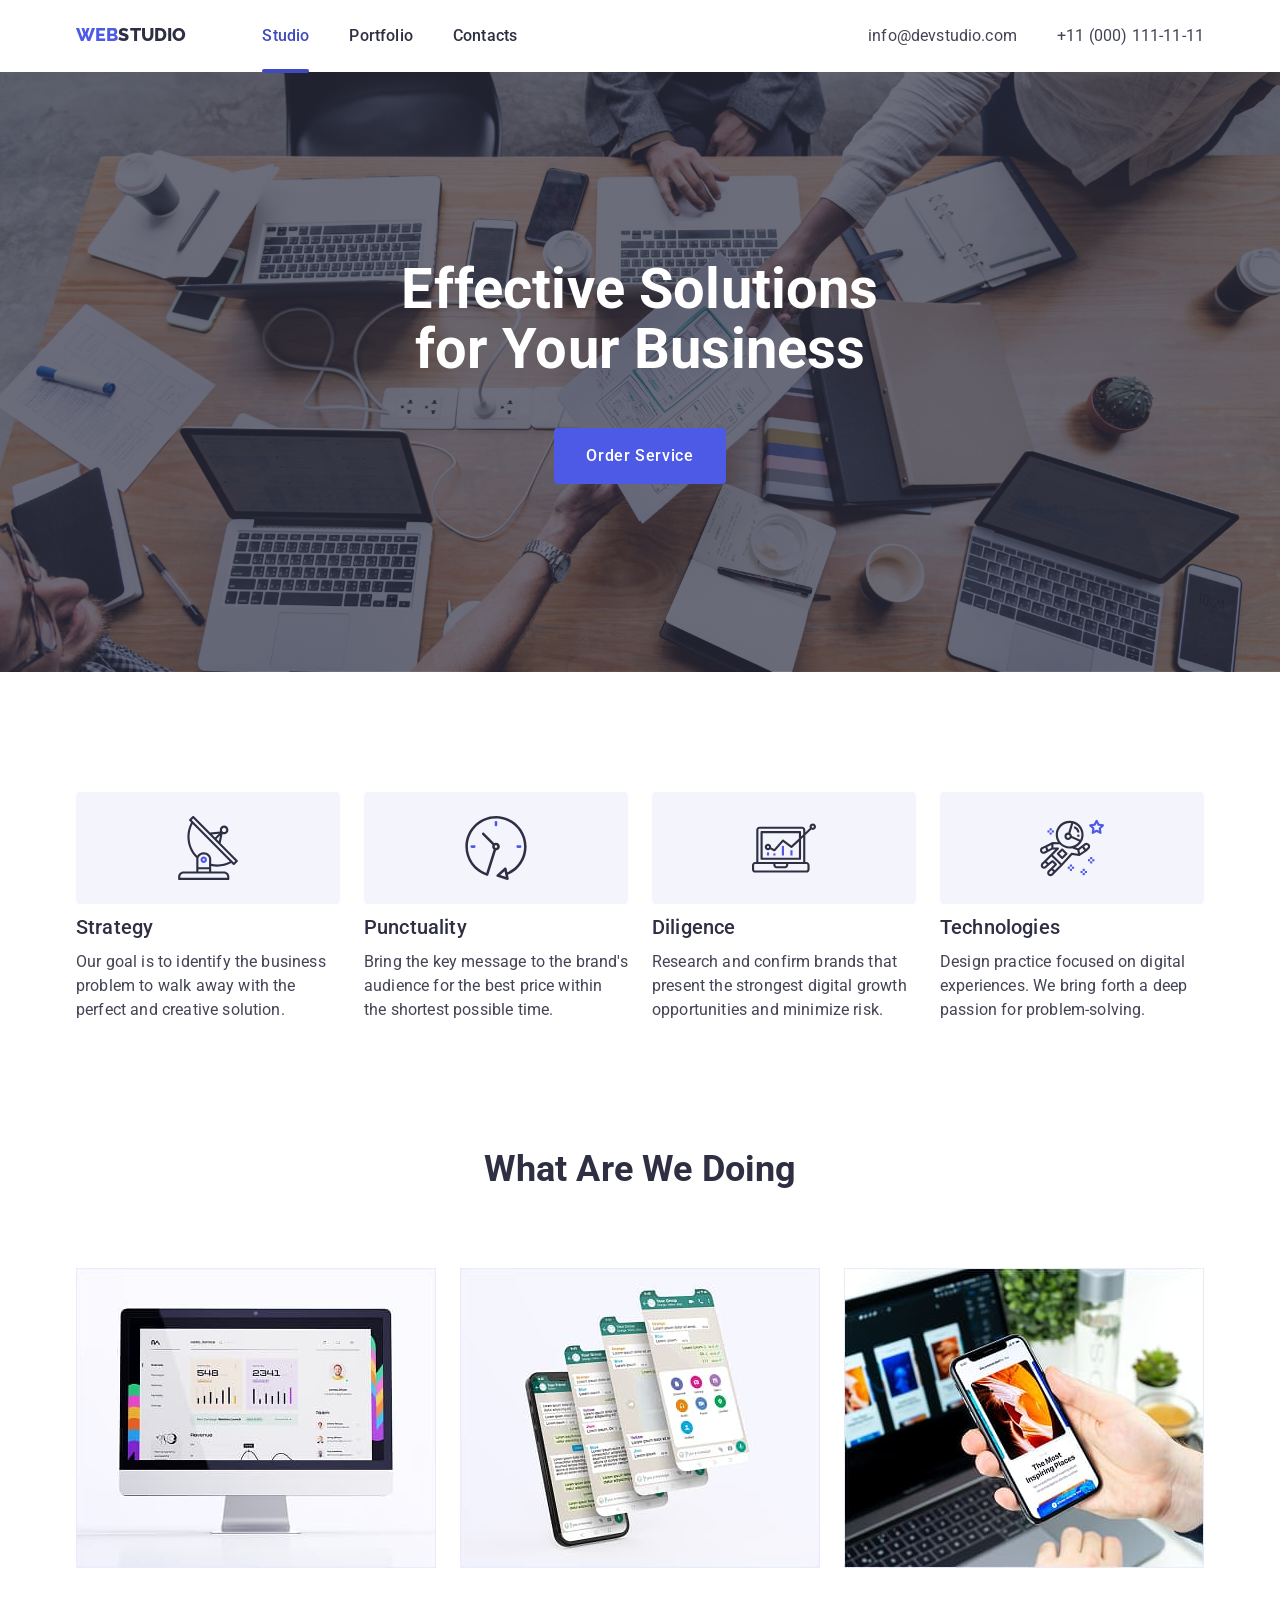
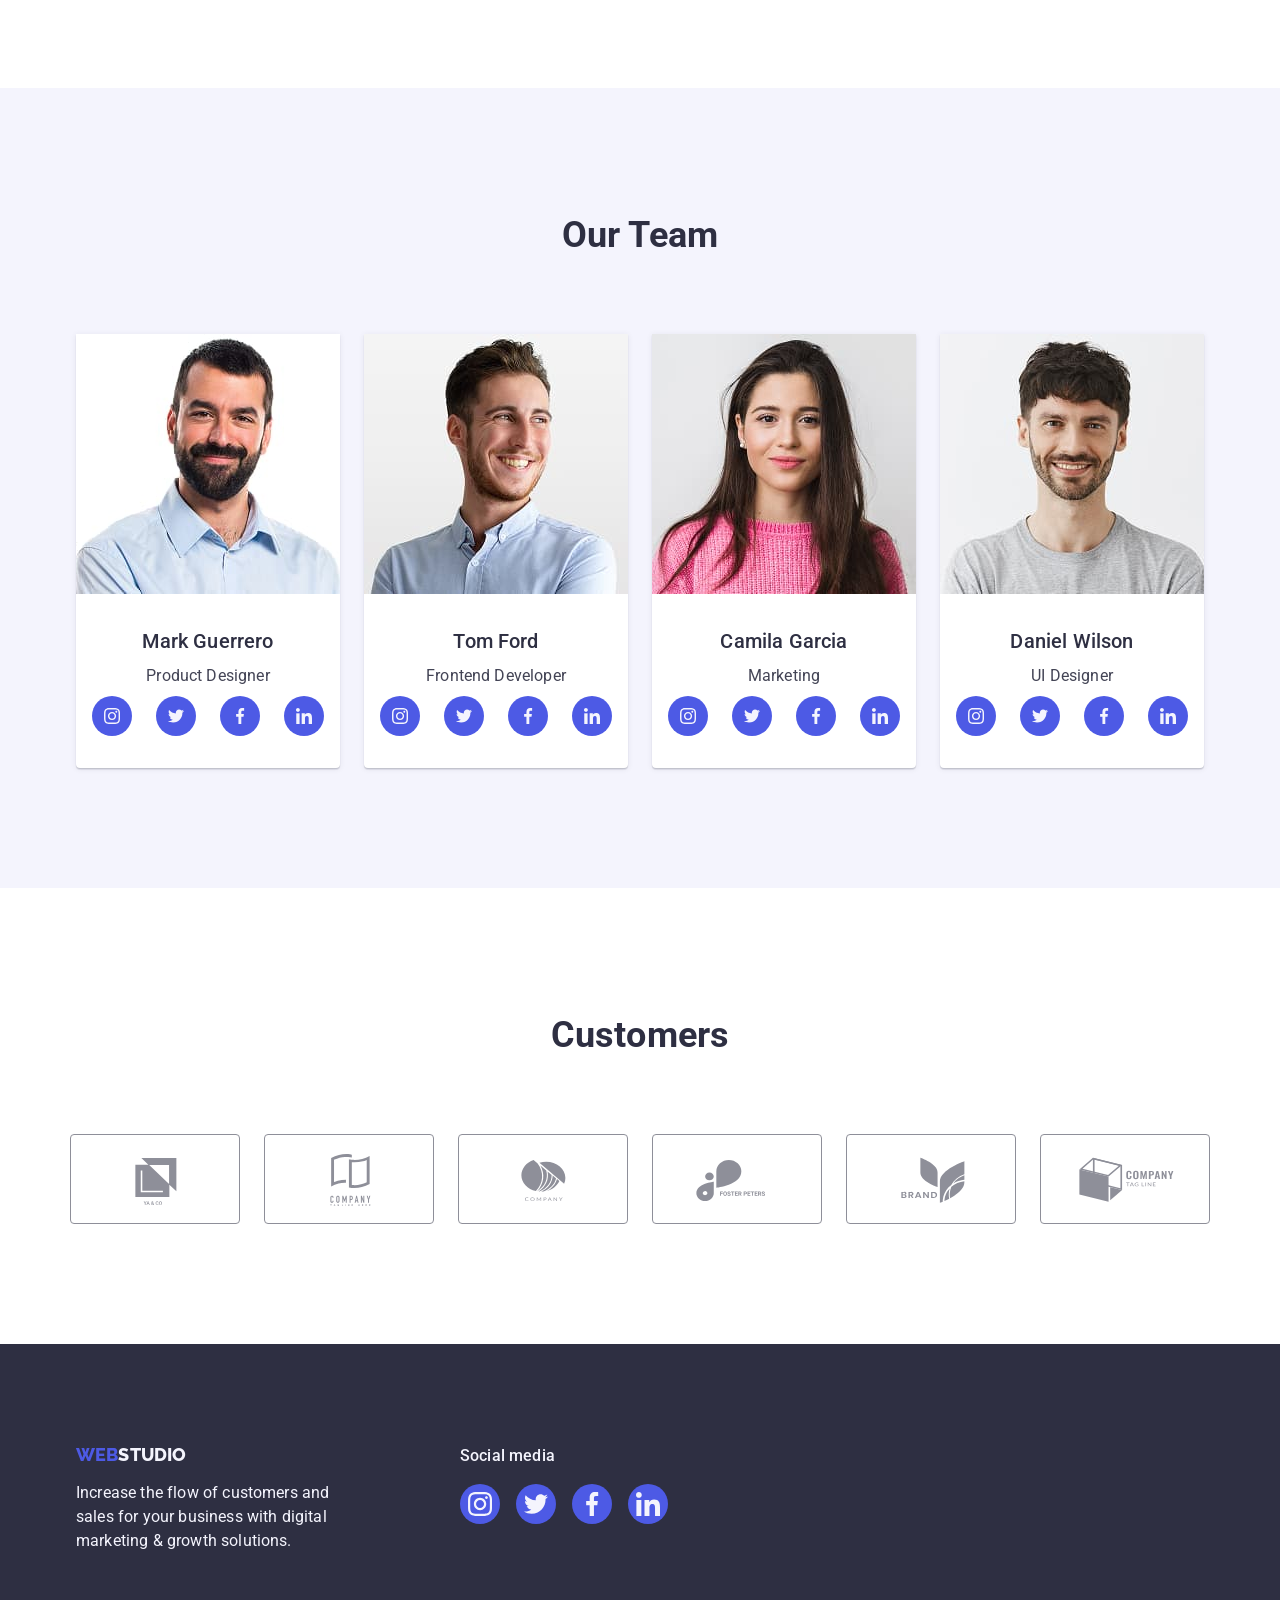
<file: index.html>
<!doctype html>
<html lang="en">
  <head>
    <meta charset="UTF-8" />
    <meta name="viewport" content="width=device-width, initial-scale=1.0" />
    <link rel="preconnect" href="https://fonts.googleapis.com" />
    <link rel="preconnect" href="https://fonts.gstatic.com" crossorigin />
    <link
      href="https://fonts.googleapis.com/css2?family=Raleway:ital,wght@0,100..900;1,100..900&family=Roboto:ital,wght@0,100..900;1,100..900&display=swap"
      rel="stylesheet"
    />
    <link
      rel="stylesheet"
      href="https://cdnjs.cloudflare.com/ajax/libs/modern-normalize/3.0.1/modern-normalize.min.css"
      integrity="sha512-q6WgHqiHlKyOqslT/lgBgodhd03Wp4BEqKeW6nNtlOY4quzyG3VoQKFrieaCeSnuVseNKRGpGeDU3qPmabCANg=="
      crossorigin="anonymous"
      referrerpolicy="no-referrer"
    />
    <link rel="stylesheet" href="css/style.css" />
    <title>WebStudio</title>
  </head>
  <body>
    <!-- Header -->
    <header>
      <div class="header-container container">
        <!-- Navigation -->
        <nav class="navigation">
          <!-- Logo -->
          <a href="./index.html" class="logo logo-header"
            ><span class="logo-accent">Web</span>Studio</a
          >
          <ul class="navigation-list">
            <li class="navigation-item">
              <a href="index.html" class="navigation-link active-link"
                >Studio</a
              >
            </li>
            <li class="navigation-item">
              <a href="portfolio.html" class="navigation-link">Portfolio</a>
            </li>
            <li class="navigation-item">
              <a href="#" class="navigation-link">Contacts</a>
            </li>
          </ul>
        </nav>
        <!-- Contacts -->
        <address class="contacts">
          <ul class="contacts-list">
            <li class="contacts-item">
              <a href="mailto:info@devstudio.com" class="contacts-link"
                >info@devstudio.com</a
              >
            </li>
            <li class="contacts-item">
              <a href="tel:+110001111111" class="contacts-link"
                >+11 (000) 111-11-11</a
              >
            </li>
          </ul>
        </address>
      </div>
    </header>

    <!-- Main -->
    <main>
      <!-- Hero section -->
      <section class="hero-section">
        <div class="container">
          <h1 class="hero-title">Effective Solutions for Your Business</h1>
          <button
            data-modal-open
            type="button"
            class="primary-button hero-button"
          >
            Order Service
          </button>
        </div>
      </section>

      <!-- Advantages section -->
      <section class="primary-section">
        <div class="container">
          <h2 class="visually-hidden">Advantages</h2>
          <ul class="advantages-list">
            <li class="advantages-item">
              <div class="icon-item">
                <svg class="advantages-icon" width="64" height="64">
                  <use href="./images/icons/icons.svg#icon-antenna"></use>
                </svg>
              </div>
              <h3 class="sub-subtitle">Strategy</h3>
              <p class="advantages-text">
                Our goal is to identify the business problem to walk away with
                the perfect and creative solution.
              </p>
            </li>
            <li class="advantages-item">
              <div class="icon-item">
                <svg class="advantages-icon" width="64" height="64">
                  <use href="./images/icons/icons.svg#icon-clock"></use>
                </svg>
              </div>
              <h3 class="sub-subtitle">Punctuality</h3>
              <p class="advantages-text">
                Bring the key message to the brand's audience for the best price
                within the shortest possible time.
              </p>
            </li>
            <li class="advantages-item">
              <div class="icon-item">
                <svg class="advantages-icon" width="64" height="64">
                  <use href="./images/icons/icons.svg#icon-diagram"></use>
                </svg>
              </div>
              <h3 class="sub-subtitle">Diligence</h3>
              <p class="advantages-text">
                Research and confirm brands that present the strongest digital
                growth opportunities and minimize risk.
              </p>
            </li>
            <li class="advantages-item">
              <div class="icon-item">
                <svg class="advantages-icon" width="64" height="64">
                  <use href="./images/icons/icons.svg#icon-astronaut"></use>
                </svg>
              </div>
              <h3 class="sub-subtitle">Technologies</h3>
              <p class="advantages-text">
                Design practice focused on digital experiences. We bring forth a
                deep passion for problem-solving.
              </p>
            </li>
          </ul>
        </div>
      </section>

      <!-- What are we doing sections -->
      <section class="what-we-do-section">
        <div class="container">
          <h2 class="subtitle">What are we doing</h2>
          <ul class="what-we-do-list">
            <li>
              <img
                src="images/todo/computer.jpg"
                alt="Computer site"
                class="what-we-do-images"
              />
            </li>
            <li>
              <img
                src="images/todo/mobile.jpg"
                alt="Mobile Applications"
                class="what-we-do-images"
              />
            </li>
            <li>
              <img
                src="images/todo/responsive.jpg"
                alt="Responsive Applications"
                class="what-we-do-images"
              />
            </li>
          </ul>
        </div>
      </section>

      <!-- Team sections -->
      <section class="primary-section team-section">
        <div class="container">
          <!-- Subtite -->
          <h2 class="subtitle">Our Team</h2>
          <ul class="team-list">
            <li class="team-item">
              <img
                src="images/team/product-designer.jpg"
                alt="Mark Guerrero"
                class="team-images"
              />
              <div class="team-info">
                <h3 class="sub-subtitle">Mark Guerrero</h3>
                <p class="team-text">Product Designer</p>
                <ul class="team-social-list">
                  <li class="team-social-item">
                    <a href="#" class="social-link">
                      <svg class="team-icon" width="16" height="16">
                        <use
                          href="./images/icons/icons.svg#icon-instagram"
                        ></use>
                      </svg>
                    </a>
                  </li>
                  <li class="team-social-item">
                    <a href="#" class="social-link">
                      <svg class="team-icon" width="16" height="16">
                        <use href="./images/icons/icons.svg#icon-twitter"></use>
                      </svg>
                    </a>
                  </li>
                  <li class="team-social-item">
                    <a href="#" class="social-link">
                      <svg class="team-icon" width="16" height="16">
                        <use
                          href="./images/icons/icons.svg#icon-facebook"
                        ></use>
                      </svg>
                    </a>
                  </li>
                  <li class="team-social-item">
                    <a href="#" class="social-link">
                      <svg class="team-icon" width="16" height="16">
                        <use
                          href="./images/icons/icons.svg#icon-linkedin"
                        ></use>
                      </svg>
                    </a>
                  </li>
                </ul>
              </div>
            </li>
            <li class="team-item">
              <img
                src="images/team/frontend-developer.jpg"
                alt="Tom Ford"
                class="team-images"
              />
              <div class="team-info">
                <h3 class="sub-subtitle">Tom Ford</h3>
                <p class="team-text">Frontend Developer</p>
                <ul class="team-social-list">
                  <li class="team-social-item">
                    <a href="#" class="social-link">
                      <svg class="team-icon" width="16" height="16">
                        <use
                          href="./images/icons/icons.svg#icon-instagram"
                        ></use>
                      </svg>
                    </a>
                  </li>
                  <li class="team-social-item">
                    <a href="#" class="social-link">
                      <svg class="team-icon" width="16" height="16">
                        <use href="./images/icons/icons.svg#icon-twitter"></use>
                      </svg>
                    </a>
                  </li>
                  <li class="team-social-item">
                    <a href="#" class="social-link">
                      <svg class="team-icon" width="16" height="16">
                        <use
                          href="./images/icons/icons.svg#icon-facebook"
                        ></use>
                      </svg>
                    </a>
                  </li>
                  <li class="team-social-item">
                    <a href="#" class="social-link">
                      <svg class="team-icon" width="16" height="16">
                        <use
                          href="./images/icons/icons.svg#icon-linkedin"
                        ></use>
                      </svg>
                    </a>
                  </li>
                </ul>
              </div>
            </li>
            <li class="team-item">
              <img
                src="images/team/marketing.jpg"
                alt="Camila Garcia"
                class="team-images"
              />
              <div class="team-info">
                <h3 class="sub-subtitle">Camila Garcia</h3>
                <p class="team-text">Marketing</p>
                <ul class="team-social-list">
                  <li class="team-social-item">
                    <a href="#" class="social-link">
                      <svg class="team-icon" width="16" height="16">
                        <use
                          href="./images/icons/icons.svg#icon-instagram"
                        ></use>
                      </svg>
                    </a>
                  </li>
                  <li class="team-social-item">
                    <a href="#" class="social-link">
                      <svg class="team-icon" width="16" height="16">
                        <use href="./images/icons/icons.svg#icon-twitter"></use>
                      </svg>
                    </a>
                  </li>
                  <li class="team-social-item">
                    <a href="#" class="social-link">
                      <svg class="team-icon" width="16" height="16">
                        <use
                          href="./images/icons/icons.svg#icon-facebook"
                        ></use>
                      </svg>
                    </a>
                  </li>
                  <li class="team-social-item">
                    <a href="#" class="social-link">
                      <svg class="team-icon" width="16" height="16">
                        <use
                          href="./images/icons/icons.svg#icon-linkedin"
                        ></use>
                      </svg>
                    </a>
                  </li>
                </ul>
              </div>
            </li>
            <li class="team-item">
              <img
                src="images/team/ui-designer.jpg"
                alt="Daniel Wilson"
                class="team-images"
              />
              <div class="team-info">
                <h3 class="sub-subtitle">Daniel Wilson</h3>
                <p class="team-text">UI Designer</p>
                <ul class="team-social-list">
                  <li class="team-social-item">
                    <a href="#" class="social-link">
                      <svg class="team-icon" width="16" height="16">
                        <use
                          href="./images/icons/icons.svg#icon-instagram"
                        ></use>
                      </svg>
                    </a>
                  </li>
                  <li class="team-social-item">
                    <a href="#" class="social-link">
                      <svg class="team-icon" width="16" height="16">
                        <use href="./images/icons/icons.svg#icon-twitter"></use>
                      </svg>
                    </a>
                  </li>
                  <li class="team-social-item">
                    <a href="#" class="social-link">
                      <svg class="team-icon" width="16" height="16">
                        <use
                          href="./images/icons/icons.svg#icon-facebook"
                        ></use>
                      </svg>
                    </a>
                  </li>
                  <li class="team-social-item">
                    <a href="#" class="social-link">
                      <svg class="team-icon" width="16" height="16">
                        <use
                          href="./images/icons/icons.svg#icon-linkedin"
                        ></use>
                      </svg>
                    </a>
                  </li>
                </ul>
              </div>
            </li>
          </ul>
        </div>
      </section>
      <section class="primary-section">
        <div class="container">
          <h2 class="subtitle">Customers</h2>
          <ul class="customers-list">
            <li class="customers-item">
              <a href="#" class="customers-link">
                <svg class="customers-icon" width="104" height="56">
                  <use href="./images/icons/icons.svg#icon-logo-1"></use>
                </svg>
              </a>
            </li>
            <li class="customers-item">
              <a href="#" class="customers-link">
                <svg class="customers-icon" width="104" height="56">
                  <use href="./images/icons/icons.svg#icon-logo-2"></use>
                </svg>
              </a>
            </li>
            <li class="customers-item">
              <a href="#" class="customers-link">
                <svg class="customers-icon" width="104" height="56">
                  <use href="./images/icons/icons.svg#icon-logo-3"></use>
                </svg>
              </a>
            </li>
            <li class="customers-item">
              <a href="#" class="customers-link">
                <svg class="customers-icon" width="104" height="56">
                  <use href="./images/icons/icons.svg#icon-logo-4"></use>
                </svg>
              </a>
            </li>
            <li class="customers-item">
              <a href="#" class="customers-link">
                <svg class="customers-icon" width="104" height="56">
                  <use href="./images/icons/icons.svg#icon-logo-5"></use>
                </svg>
              </a>
            </li>
            <li class="customers-item">
              <a href="#" class="customers-link">
                <svg class="customers-icon" width="104" height="56">
                  <use href="./images/icons/icons.svg#icon-logo-6"></use>
                </svg>
              </a>
            </li>
          </ul>
        </div>
      </section>
    </main>
    <!-- Footer -->
    <footer class="footer">
      <div class="container">
        <div class="footer-brand">
          <div class="footer-info">
            <a href="./index.html" class="logo footer-logo"
              ><span class="logo-accent">Web</span>Studio</a
            >
            <p class="footer-text">
              Increase the flow of customers and sales for your business with
              digital marketing & growth solutions.
            </p>
          </div>
          <div class="footer-social">
            <p class="footer-title">Social media</p>
            <ul class="footer-social-list">
              <li>
                <a href="" class="social-link">
                  <svg class="footer-icon" width="24" height="24">
                    <use href="./images/icons/icons.svg#icon-instagram"></use>
                  </svg>
                </a>
              </li>
              <li>
                <a href="" class="social-link">
                  <svg class="footer-icon" width="24" height="24">
                    <use href="./images/icons/icons.svg#icon-twitter"></use>
                  </svg>
                </a>
              </li>
              <li>
                <a href="" class="social-link">
                  <svg class="footer-icon" width="24" height="24">
                    <use href="./images/icons/icons.svg#icon-facebook"></use>
                  </svg>
                </a>
              </li>
              <li>
                <a href="" class="social-link">
                  <svg class="footer-icon" width="24" height="24">
                    <use href="./images/icons/icons.svg#icon-linkedin"></use>
                  </svg>
                </a>
              </li>
            </ul>
          </div>
        </div>
      </div>
    </footer>
    <!-- MODAL WINDOW -->
    <div class="backdrop is-hidden" data-modal>
      <div class="modal-window">
        <button data-modal-close class="modal-close-button">
          <svg class="modal-icon" width="8" height="8">
            <use href="./images/icons/icons.svg#icon-close"></use>
          </svg>
        </button>
      </div>
    </div>
    <script src="./js/modal.js"></script>
  </body>
</html>
</file>
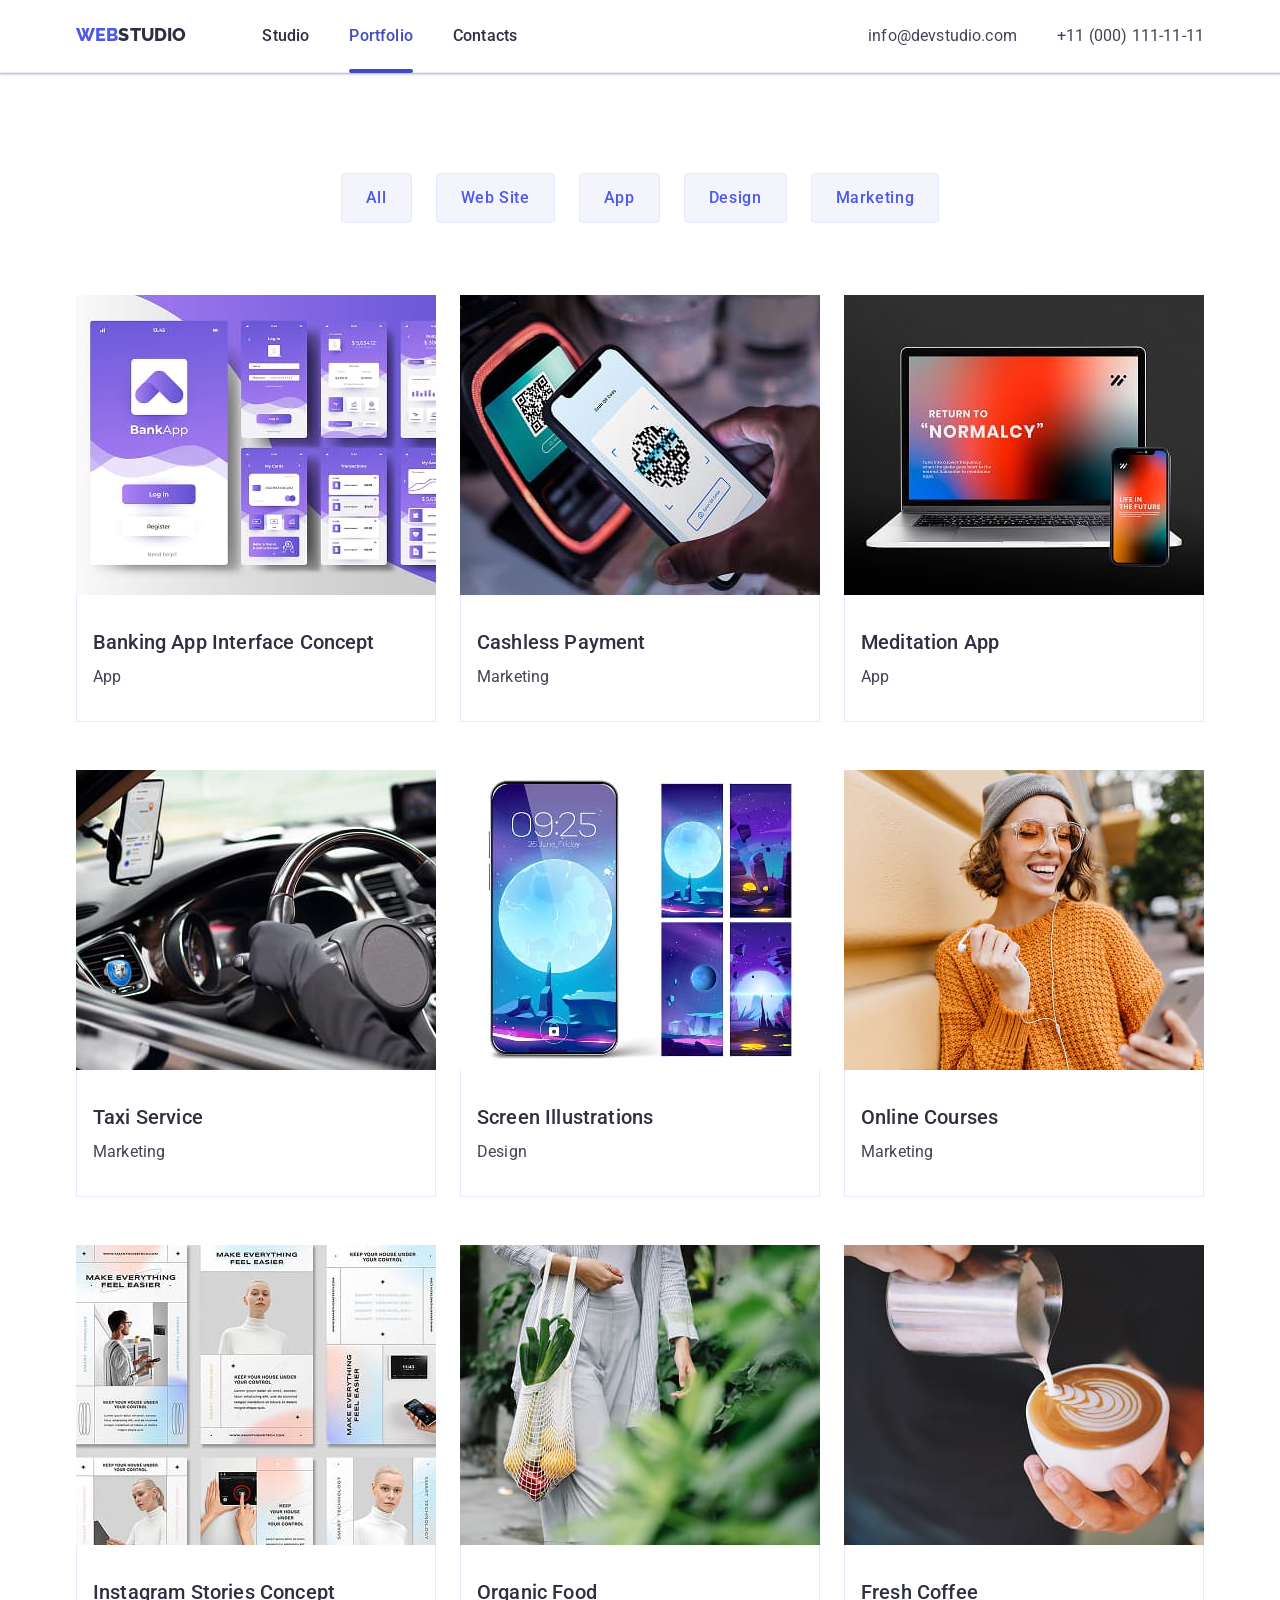
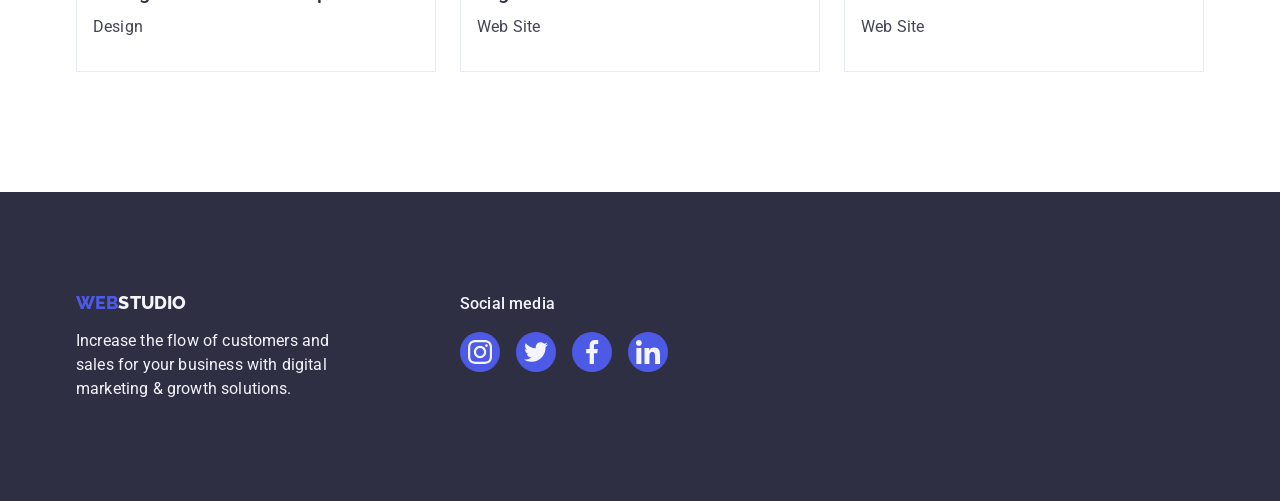
<file: portfolio.html>
<!doctype html>
<html lang="en">
  <head>
    <meta charset="UTF-8" />
    <meta name="viewport" content="width=device-width, initial-scale=1.0" />
    <title>Portfolio</title>
    <link rel="preconnect" href="https://fonts.googleapis.com" />
    <link rel="preconnect" href="https://fonts.gstatic.com" crossorigin />
    <link
      href="https://fonts.googleapis.com/css2?family=Raleway:ital,wght@0,100..900;1,100..900&family=Roboto:ital,wght@0,100..900;1,100..900&display=swap"
      rel="stylesheet"
    />
    <link
      rel="stylesheet"
      href="https://cdnjs.cloudflare.com/ajax/libs/modern-normalize/3.0.1/modern-normalize.min.css"
      integrity="sha512-q6WgHqiHlKyOqslT/lgBgodhd03Wp4BEqKeW6nNtlOY4quzyG3VoQKFrieaCeSnuVseNKRGpGeDU3qPmabCANg=="
      crossorigin="anonymous"
      referrerpolicy="no-referrer"
    />
    <link rel="stylesheet" href="css/style.css" />
  </head>
  <body>
    <!-- Header -->
    <header class="header-portfolio">
      <div class="header-container container">
        <!-- Navigation -->
        <nav class="navigation">
          <!-- Logo -->
          <a href="./index.html" class="logo-header logo"
            ><span class="logo-accent">Web</span>Studio</a
          >
          <ul class="navigation-list">
            <li class="navigation-item">
              <a href="index.html" class="navigation-link">Studio</a>
            </li>
            <li class="navigation-item">
              <a href="portfolio.html" class="navigation-link active-link"
                >Portfolio</a
              >
            </li>
            <li class="navigation-item">
              <a href="#" class="navigation-link">Contacts</a>
            </li>
          </ul>
        </nav>

        <!-- Contacts -->
        <address class="contacts">
          <ul class="contacts-list">
            <li class="contacts-item">
              <a href="mailto:info@devstudio.com" class="contacts-link"
                >info@devstudio.com</a
              >
            </li>
            <li class="contacts-item">
              <a href="tel:+110001111111" class="contacts-link"
                >+11 (000) 111-11-11</a
              >
            </li>
          </ul>
        </address>
      </div>
    </header>
    <main>
      <!-- Filters Section -->
      <section class="filters-section">
        <div class="container">
          <h2 class="visually-hidden">Filters</h2>
          <ul class="filters-list">
            <li>
              <button type="button" class="primary-button filters-button">
                All
              </button>
            </li>
            <li>
              <button type="button" class="primary-button filters-button">
                Web Site
              </button>
            </li>
            <li>
              <button type="button" class="primary-button filters-button">
                App
              </button>
            </li>
            <li>
              <button type="button" class="primary-button filters-button">
                Design
              </button>
            </li>
            <li>
              <button type="button" class="primary-button filters-button">
                Marketing
              </button>
            </li>
          </ul>
        </div>
      </section>
      <!-- Portfolio section -->
      <section class="portfolio-section">
        <div class="container">
          <h2 class="visually-hidden">Portfolio</h2>
          <ul class="portfolio-list">
            <li class="portfolio-item">
              <a href="#" class="portfolio-link">
                <div class="portfolio-thumb">
                  <img
                    src="images/portfolio/banking-app.jpg"
                    alt="Banking App Interface Concept"
                  />
                  <div class="portfolio-overlay">
                    <p>
                      14 Stylish and User-Friendly App Design Concepts · Task
                      Manager App · Calorie Tracker App · Exotic Fruit Ecommerce
                      App · Cloud Storage App
                    </p>
                  </div>
                </div>
                <div class="portfolio-info">
                  <h3 class="sub-subtitle">Banking App Interface Concept</h3>
                  <p class="portfolio-text">App</p>
                </div>
              </a>
            </li>
            <li class="portfolio-item">
              <a href="#" class="portfolio-link">
                <div class="portfolio-thumb">
                  <img
                    src="images/portfolio/cashless-payment.jpg"
                    alt="Cashless Payment"
                  />
                  <div class="portfolio-overlay">
                    <p>
                      14 Stylish and User-Friendly App Design Concepts · Task
                      Manager App · Calorie Tracker App · Exotic Fruit Ecommerce
                      App · Cloud Storage App
                    </p>
                  </div>
                </div>
                <div class="portfolio-info">
                  <h3 class="sub-subtitle">Cashless Payment</h3>
                  <p class="portfolio-text">Marketing</p>
                </div>
              </a>
            </li>
            <li class="portfolio-item">
              <a href="#" class="portfolio-link">
                <div class="portfolio-thumb">
                  <img
                    src="images/portfolio/meditation-app.jpg"
                    alt="Meditation App"
                  />
                  <div class="portfolio-overlay">
                    <p>
                      14 Stylish and User-Friendly App Design Concepts · Task
                      Manager App · Calorie Tracker App · Exotic Fruit Ecommerce
                      App · Cloud Storage App
                    </p>
                  </div>
                </div>
                <div class="portfolio-info">
                  <h3 class="sub-subtitle">Meditation App</h3>
                  <p class="portfolio-text">App</p>
                </div>
              </a>
            </li>
            <li class="portfolio-item">
              <a href="#" class="portfolio-link">
                <div class="portfolio-thumb">
                  <img
                    src="images/portfolio/taxi-service.jpg"
                    alt="Taxi Service"
                  />
                  <div class="portfolio-overlay">
                    <p>
                      14 Stylish and User-Friendly App Design Concepts · Task
                      Manager App · Calorie Tracker App · Exotic Fruit Ecommerce
                      App · Cloud Storage App
                    </p>
                  </div>
                </div>
                <div class="portfolio-info">
                  <h3 class="sub-subtitle">Taxi Service</h3>
                  <p class="portfolio-text">Marketing</p>
                </div>
              </a>
            </li>
            <li class="portfolio-item">
              <a href="#" class="portfolio-link">
                <div class="portfolio-thumb">
                  <img
                    src="images/portfolio/screen-Illustrations.jpg"
                    alt="Screen Illustrations"
                  />
                  <div class="portfolio-overlay">
                    <p>
                      14 Stylish and User-Friendly App Design Concepts · Task
                      Manager App · Calorie Tracker App · Exotic Fruit Ecommerce
                      App · Cloud Storage App
                    </p>
                  </div>
                </div>
                <div class="portfolio-info">
                  <h3 class="sub-subtitle">Screen Illustrations</h3>
                  <p class="portfolio-text">Design</p>
                </div>
              </a>
            </li>
            <li class="portfolio-item">
              <a href="#" class="portfolio-link">
                <div class="portfolio-thumb">
                  <img
                    src="images/portfolio/online-courses.jpg"
                    alt="Online Courses"
                  />
                  <div class="portfolio-overlay">
                    <p>
                      14 Stylish and User-Friendly App Design Concepts · Task
                      Manager App · Calorie Tracker App · Exotic Fruit Ecommerce
                      App · Cloud Storage App
                    </p>
                  </div>
                </div>
                <div class="portfolio-info">
                  <h3 class="sub-subtitle">Online Courses</h3>
                  <p class="portfolio-text">Marketing</p>
                </div>
              </a>
            </li>
            <li class="portfolio-item">
              <a href="#" class="portfolio-link">
                <div class="portfolio-thumb">
                  <img
                    src="images/portfolio/instagram-stories-concept.jpg"
                    alt="Instagram Stories Concept"
                  />
                  <div class="portfolio-overlay">
                    <p>
                      14 Stylish and User-Friendly App Design Concepts · Task
                      Manager App · Calorie Tracker App · Exotic Fruit Ecommerce
                      App · Cloud Storage App
                    </p>
                  </div>
                </div>
                <div class="portfolio-info">
                  <h3 class="sub-subtitle">Instagram Stories Concept</h3>
                  <p class="portfolio-text">Design</p>
                </div>
              </a>
            </li>
            <li class="portfolio-item">
              <a href="#" class="portfolio-link">
                <div class="portfolio-thumb">
                  <img
                    src="images/portfolio/organic-food.jpg"
                    alt="Organic Food"
                  />
                  <div class="portfolio-overlay">
                    <p class="portfolio-overlay-text">
                      14 Stylish and User-Friendly App Design Concepts · Task
                      Manager App · Calorie Tracker App · Exotic Fruit Ecommerce
                      App · Cloud Storage App
                    </p>
                  </div>
                </div>
                <div class="portfolio-info">
                  <h3 class="sub-subtitle">Organic Food</h3>
                  <p class="portfolio-text">Web Site</p>
                </div>
              </a>
            </li>
            <li class="portfolio-item">
              <a href="#" class="portfolio-link">
                <div class="portfolio-thumb">
                  <img
                    src="images/portfolio/fresh-coffee.jpg"
                    alt="Fresh Coffee"
                  />
                  <div class="portfolio-overlay">
                    <p class="portfolio-overlay-text">
                      14 Stylish and User-Friendly App Design Concepts · Task
                      Manager App · Calorie Tracker App · Exotic Fruit Ecommerce
                      App · Cloud Storage App
                    </p>
                  </div>
                </div>
                <div class="portfolio-info">
                  <h3 class="sub-subtitle">Fresh Coffee</h3>
                  <p class="portfolio-text">Web Site</p>
                </div>
              </a>
            </li>
          </ul>
        </div>
      </section>
    </main>
    <!-- Footer -->
    <footer class="footer">
      <div class="container">
        <div class="footer-brand">
          <div class="footer-info">
            <a href="./index.html" class="logo footer-logo"
              ><span class="logo-accent">Web</span>Studio</a
            >
            <p class="footer-text">
              Increase the flow of customers and sales for your business with
              digital marketing & growth solutions.
            </p>
          </div>
          <div class="footer-social">
            <p class="footer-title">Social media</p>
            <ul class="footer-social-list">
              <li>
                <a href="" class="social-link">
                  <svg class="footer-icon" width="24" height="24">
                    <use href="./images/icons/icons.svg#icon-instagram"></use>
                  </svg>
                </a>
              </li>
              <li>
                <a href="" class="social-link">
                  <svg class="footer-icon" width="24" height="24">
                    <use href="./images/icons/icons.svg#icon-twitter"></use>
                  </svg>
                </a>
              </li>
              <li>
                <a href="" class="social-link">
                  <svg class="footer-icon" width="24" height="24">
                    <use href="./images/icons/icons.svg#icon-facebook"></use>
                  </svg>
                </a>
              </li>
              <li>
                <a href="" class="social-link">
                  <svg class="footer-icon" width="24" height="24">
                    <use href="./images/icons/icons.svg#icon-linkedin"></use>
                  </svg>
                </a>
              </li>
            </ul>
          </div>
        </div>
      </div>
    </footer>
  </body>
</html>
</file>
<file: css/style.css>
/* ==========================================
   VARIABLES / GLOBAL PROPERTIES (:root)
   ========================================== */

:root {
  --primary-brand-color: #4d5ae5;
  --pressed-state-color: #404bbf;
  --dark-color: #2e2f42;
  --success-color: #31d0aa;
  --text-color: #434455;
  --subtle-text: #8e8f99;
  --accent-color: #e7e9fc;
  --light-color: #f4f4fd;
  --white-background-color: #ffffff;
  --logo-font-family: "Raleway",
    sans-serif;
  --primary-font-family: "Roboto",
    sans-serif;
  --timing-function: cubic-bezier(0.4, 0, 0.2, 1);
}

*,
*::before,
*::after {
  box-sizing: border-box;
}

body {
  margin: 0;
  padding: 0;
  font-family: var(--primary-font-family);
  font-size: 16px;
  font-weight: 400;
  line-height: 1.5;
  letter-spacing: 0.01em;

  color: var(--text-color);
  background-color: var(--white-background-color);
}

p {
  margin: 0;
}

a {
  text-decoration: none;
  color: var(--dark-color);
}

ul {
  margin: 0;
  padding: 0;
  list-style-type: none;
}

img {
  display: block;
}

h1,
h2,
h3,
h4,
h5,
h6 {
  margin: 0;
  color: var(--dark-color);
}

address {
  font-style: normal;
}

button {
  padding: 0;
  margin: 0;
}

footer {
  color: var(--light-color);
}

.visually-hidden {
  position: absolute;
  white-space: nowrap;
  width: 1px;
  height: 1px;
  overflow: hidden;
  border: 0;
  padding: 0;
  clip: rect(0 0 0 0);
  clip-path: inset(50%);
  margin: -1px;
}

/* CONTAINER */
.container {
  max-width: 1158px;
  padding-left: 15px;
  padding-right: 15px;
  margin-left: auto;
  margin-right: auto;
}

/* PRIMARY SECTION */
.primary-section {
  padding: 120px 0;
}

/* PRIMATY TITLES */
.subtitle {
  margin-bottom: 72px;
  text-transform: capitalize;
  font-size: 36px;
  font-weight: 700;
  text-align: center;
}

.sub-subtitle {
  margin-bottom: 8px;
  font-size: 20px;
  font-weight: 500;
}

/* PRIMARY BUTTON */
.primary-button {
  border: 0;
  border-radius: 4px;
  cursor: pointer;
  font-size: 16px;
  line-height: 1.5;
  font-weight: 500;
  letter-spacing: 0.04em;
}

/* PRIMARY LOGO */
.logo {
  display: block;

  font-family: var(--logo-font-family);
  font-size: 18px;
  font-weight: 800;
  line-height: 1.17;
  text-transform: uppercase;
}

/* SOCIAL ICON */
.social-link {
  display: flex;
  justify-content: center;
  align-items: center;
  width: 40px;
  height: 40px;

  background-color: var(--primary-brand-color);
  border-radius: 50%;

  transition: background-color 250ms var(--timing-function);
}

/* ==========================================
   HEADER SECTION
   ========================================== */

/* HEADER LOGO */
.logo-header {
  padding: 24px 0;
}

.logo-accent {
  color: var(--primary-brand-color);
}

/* CONTAINER */
.header-container {
  display: flex;
  justify-content: space-between;
  align-items: center;
}

/* NAVIGATION */
.navigation {
  display: flex;
  gap: 76px;
}

.navigation-list {
  display: flex;
  gap: 40px;
  font-weight: 500;
}

.navigation-link, .contacts-link {
  display: block;
  padding: 24px 0;
  transition: color 250ms var(--timing-function);
}

.navigation-link {
  position: relative;
}

.navigation-link:hover,
.navigation-link:focus,
.contacts-link:hover,
.contacts-link:focus {
  color: var(--pressed-state-color);
}

/* CONTACTS */
.contacts-list {
  display: flex;
  gap: 40px;
}

.contacts-link {
  color: var(--text-color);
}


/* ACTIVE LINK */
.active-link {
  color: var(--pressed-state-color);
}

.active-link::after {
  position: absolute;
  bottom: -1px;
  left: 0;
  display: block;
  height: 4px;
  width: 100%;
  border-radius: 2px;
  background-color: var(--pressed-state-color);
  content: "";

}

/* HEADER PORTFOLIO */
.header-portfolio {
  border-bottom: var(--accent-color) 1px solid;
  box-shadow:
    0 1px 6px rgba(46, 47, 66, 0.08),
    0 1px 1px rgba(46, 47, 66, 0.16),
    0 2px 1px rgba(46, 47, 66, 0.08);
}

/* ==========================================
   HERO SECTION
   ========================================== */

.hero-section {
  padding: 188px 0;

  background-image: 
    linear-gradient(rgba(46, 47, 66, 0.7),
    rgba(46, 47, 66, 0.7)),
    url(../images/hero/hero-bg.jpg);
  background-color: var(--dark-color);
  background-size: cover;
  background-position: center;
  background-repeat: no-repeat;
}

.hero-title {
  max-width: 496px;
  margin: 0 auto 48px;

  font-size: 56px;
  font-weight: 700;
  line-height: 1.07;
  text-align: center;

  color: var(--white-background-color);
}

.hero-button {
  display: block;
  margin: 0 auto;
  padding: 16px 32px;
  min-width: 169px;
 

  color: var(--white-background-color);
  background-color: var(--primary-brand-color);
  transition: background-color 250ms var(--timing-function);
}

.hero-button:hover,
.hero-button:focus {
  background-color: var(--pressed-state-color);
}

/* ==========================================
   ADVANTAGES SECTION
   ========================================== */

.advantages-list {
  display: flex;
  gap: 24px;
}

.advantages-item {
  flex-basis: calc((100% - 72px) / 4);
}

.icon-item {
  display: flex;
  justify-content: center;
  align-items: center;
  padding: 24px 0;
  height: 112px;
  margin-bottom: 8px;

  border-radius: 4px;
  background-color: var(--light-color);
}

/* ==========================================
   WHAT WE DO SECTION
   ========================================== */

.what-we-do-section {
  padding-bottom: 120px;
}

.what-we-do-list {
  display: flex;
  gap: 24px;
  justify-content: center;
}

/* ==========================================
   TEAM SECTION
   ========================================== */

.team-section {
  background-color: var(--light-color);
}

.team-list {
  display: flex;  
  justify-content: center;
  gap: 24px;
}

.team-item {
  flex-basis: calc((100% - 72px) / 4);

  box-shadow: 
    0px 1px 6px rgba(46, 47, 66, 0.08),
    0px 1px 1px rgba(46, 47, 66, 0.16), 
    0px 2px 1px rgba(46, 47, 66, 0.08);
  background-color: var(--white-background-color);
  border-radius: 0px 0px 4px 4px;
}

.team-info {
 text-align: center;
 padding: 32px 0;
}

.team-text {
  margin-bottom: 8px; 
}

.team-social-list {
  display: flex;
  justify-content: center;
  align-items: center;
  gap: 24px;
}

.social-link:hover, 
.social-link:focus {
  background-color: var(--pressed-state-color);
}

/* ==========================================
   CUSTOMERS SECTION
   ========================================== */

.customers-list {
  display: flex;
  justify-content: center;
  align-items: center;
  gap: 24px;
}

.customers-item {
  flex-basis: calc((100% - 120px) / 6);
}

.customers-link {
  display: flex;
  justify-content: center;
  align-items: center;
  padding: 16px 32px;

  border: 1px solid var(--subtle-text);
  border-radius: 4px;
  color: var(--subtle-text);

  transition: 
      border-color 250ms var(--timing-function), 
      color 250ms var(--timing-function);
}

.customers-link:hover, 
.customers-link:focus {
  border-color: var(--pressed-state-color);
  color: var(--pressed-state-color);
}

.customers-icon {
  fill: currentColor;
}

/* ==========================================
   PORTFOLIO SECTION
   ========================================== */

/* FILTERS SECTION */
.filters-section {
  padding: 100px 0 72px;
}

.filters-list {
  display: flex;
  justify-content: center;
  gap: 24px;
}

.filters-button {
  padding: 12px 24px;

  border: 1px solid var(--accent-color);
  color: var(--primary-brand-color);
  background-color: var(--light-color);

  transition:
      color 250ms var(--timing-function),
      background-color 250ms var(--timing-function),
      border-color 250ms var(--timing-function),
      box-shadow 250ms var(--timing-function);
  }

.filters-button:hover,
.filters-button:focus {
  color: var(--white-background-color);
  background-color: var(--pressed-state-color);
  border-color: transparent;

  box-shadow:
    0 2px 2px rgba(0, 0, 0, 0.12),
    0 2px 1px rgba(0, 0, 0, 0.08),
    0 3px 1px rgba(0, 0, 0, 0.10);
}

/* PORTFOLIO SECTION */
.portfolio-section {
  padding-bottom: 120px;
}

.portfolio-list {
  display: flex;
  flex-wrap: wrap;
  gap: 48px 24px;
}

.portfolio-item {
  flex-basis: calc((100% - 48px) / 3);
  transition: box-shadow 250ms var(--timing-function);
}

.portfolio-info {
  padding: 32px 0 32px 16px;
  border: 1px solid var(--accent-color);
  border-top: none;
}

.portfolio-text {
  color: var(--text-color);
}

.portfolio-thumb {
  position: relative;
  overflow: hidden;
}

.portfolio-overlay {  
  position: absolute;
  top: 0;
  left: 0;
  width: 100%;
  height: 100%;
  padding: 40px 32px;

  transform: translateY(100%);
  transition: transform 250ms var(--timing-function);
  background-color: var(--primary-brand-color);
  color: var(--light-color);
}

.portfolio-link:hover .portfolio-overlay, 
.portfolio-link:focus .portfolio-overlay {
  transform: translateY(0); 
}

.portfolio-item:hover, 
.portfolio-item:focus {
  box-shadow:
      0 2px 1px rgba(46, 47, 66, 0.08),
      0 1px 1px rgba(46, 47, 66, 0.16),
      0 1px 6px rgba(46, 47, 66, 0.08);
}
/* ==========================================
  FOOTER SECTION
   ========================================== */

.footer {
  padding: 100px 0;
  background-color: var(--dark-color);
}

.footer-brand {
  display: flex;
  gap: 120px;
}

.footer-info {
  width: 264px;
}

.footer-logo {
  color: var(--light-color);
  margin-bottom: 16px;
}

.footer-title {
 font-weight: 500;
 margin-bottom: 16px;
}

.footer-social-list {
  display: flex;
  gap: 16px;
}

.footer .social-link:hover {
  background-color: var(--success-color);
}

/* MODAL WINDOW */

.is-hidden {
  visibility: hidden;
  opacity: 0;
  pointer-events: none;
}

/* BACKDROP */
.backdrop {
  position: fixed;
  top: 0;
  left: 0;
  width: 100%;
  height: 100%;
  background-color: rgba(0, 0, 0, 0.3);

  transition:
      opacity 250ms var(--timing-function),
      visibility 250ms var(--timing-function);
}

/* MODAL WINDOW */
.modal-window {
  position: absolute;
  left: 50%;
  top: 50%;
  min-height: 584px;
  width: 408px;
  padding: 24px;

  transform: translate(-50%, -50%) scale(1);
  border-radius: 4px;
  background-color: #fff;

  transition: transform 250ms var(--timing-function);
}

.is-hidden .modal-window {
  transform: translate(-50%, -50%) scale(0.9);
  opacity: 0;
}

.modal-close-button {
  display: flex;
  justify-content: center;
  align-items: center;
  margin-left: auto;


  border-radius: 50%;
  background-color: var(--accent-color);
  border: 1px solid rgba(0, 0, 0, 0.1);
  cursor: pointer;
  width: 24px;
  height: 24px;

  transition: 
      color 250ms var(--timing-function), 
      background-color 250ms var(--timing-function);
}

/* MODAL ICON */
.modal-icon {
  fill: currentColor;
}

.modal-close-button:hover, 
.modal-close-button:focus {
  color: var(--light-color);
  background-color: var(--pressed-state-color);
}
</file>
